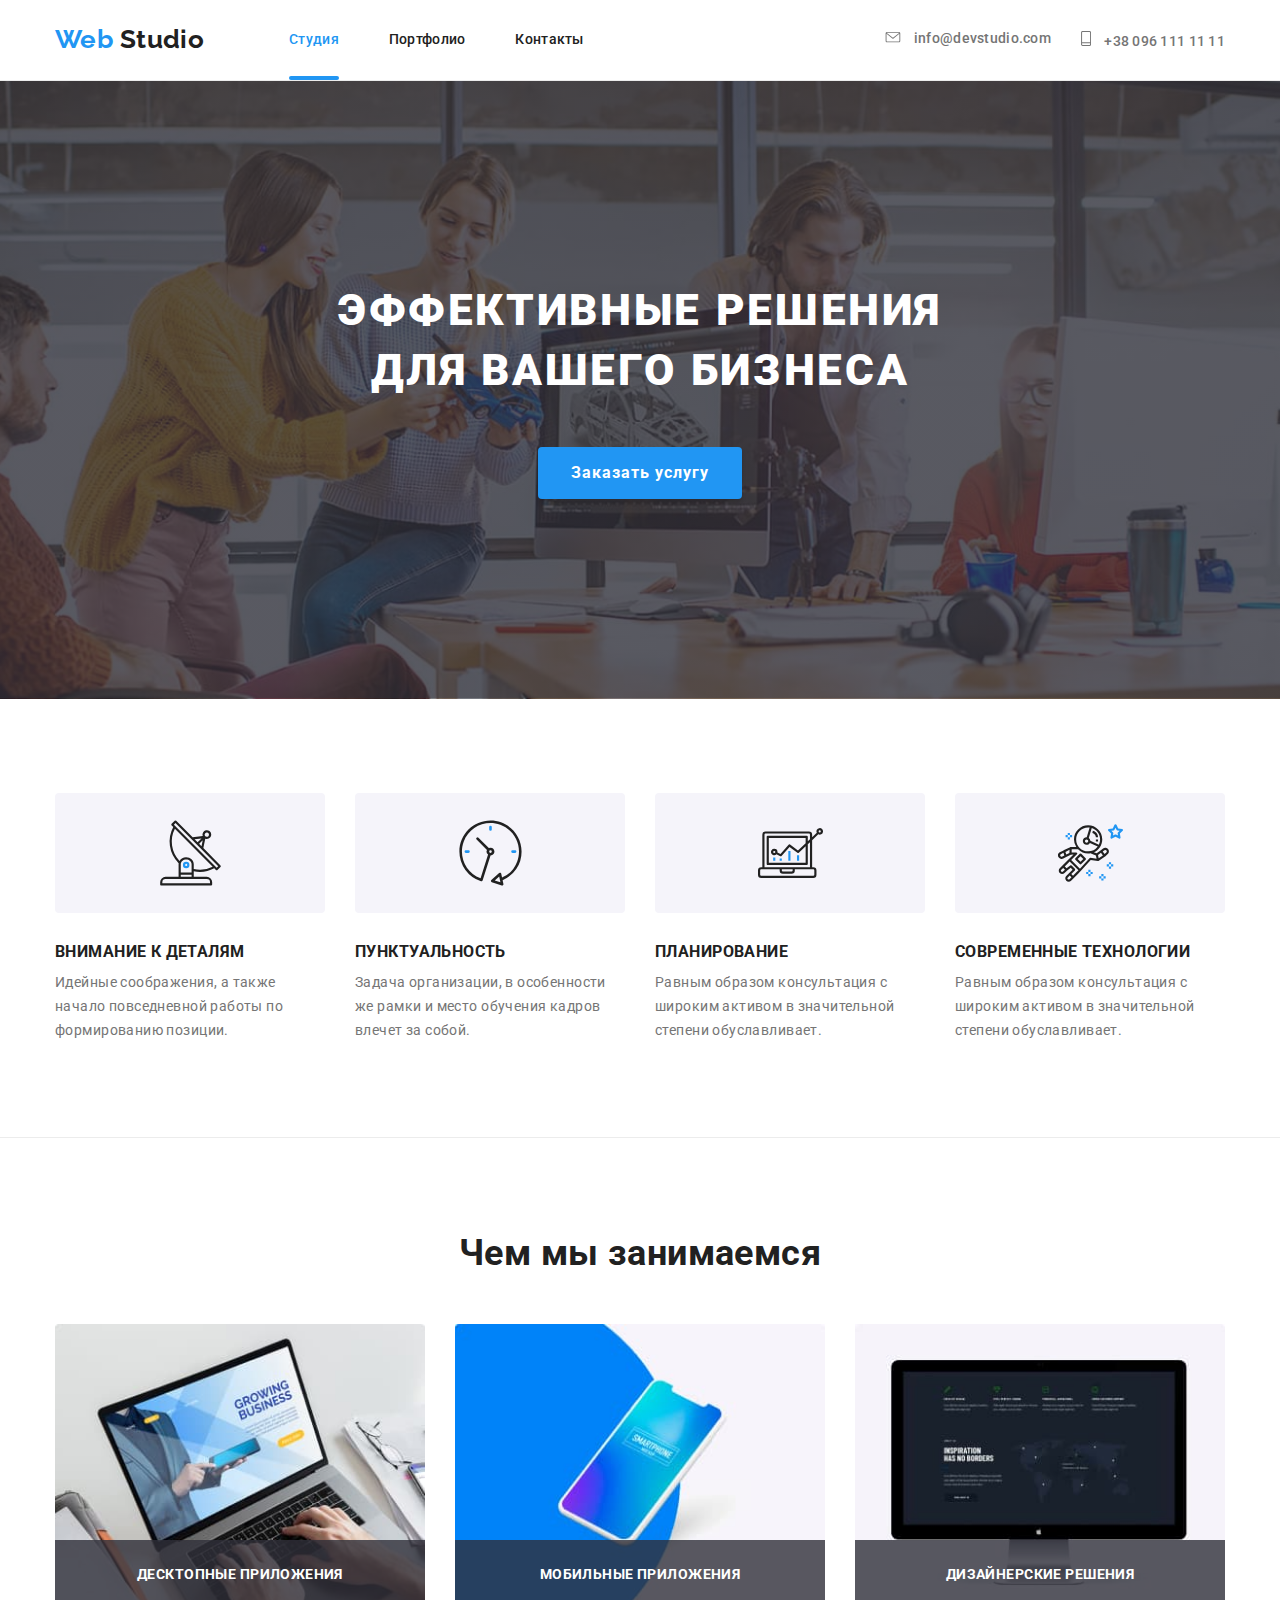
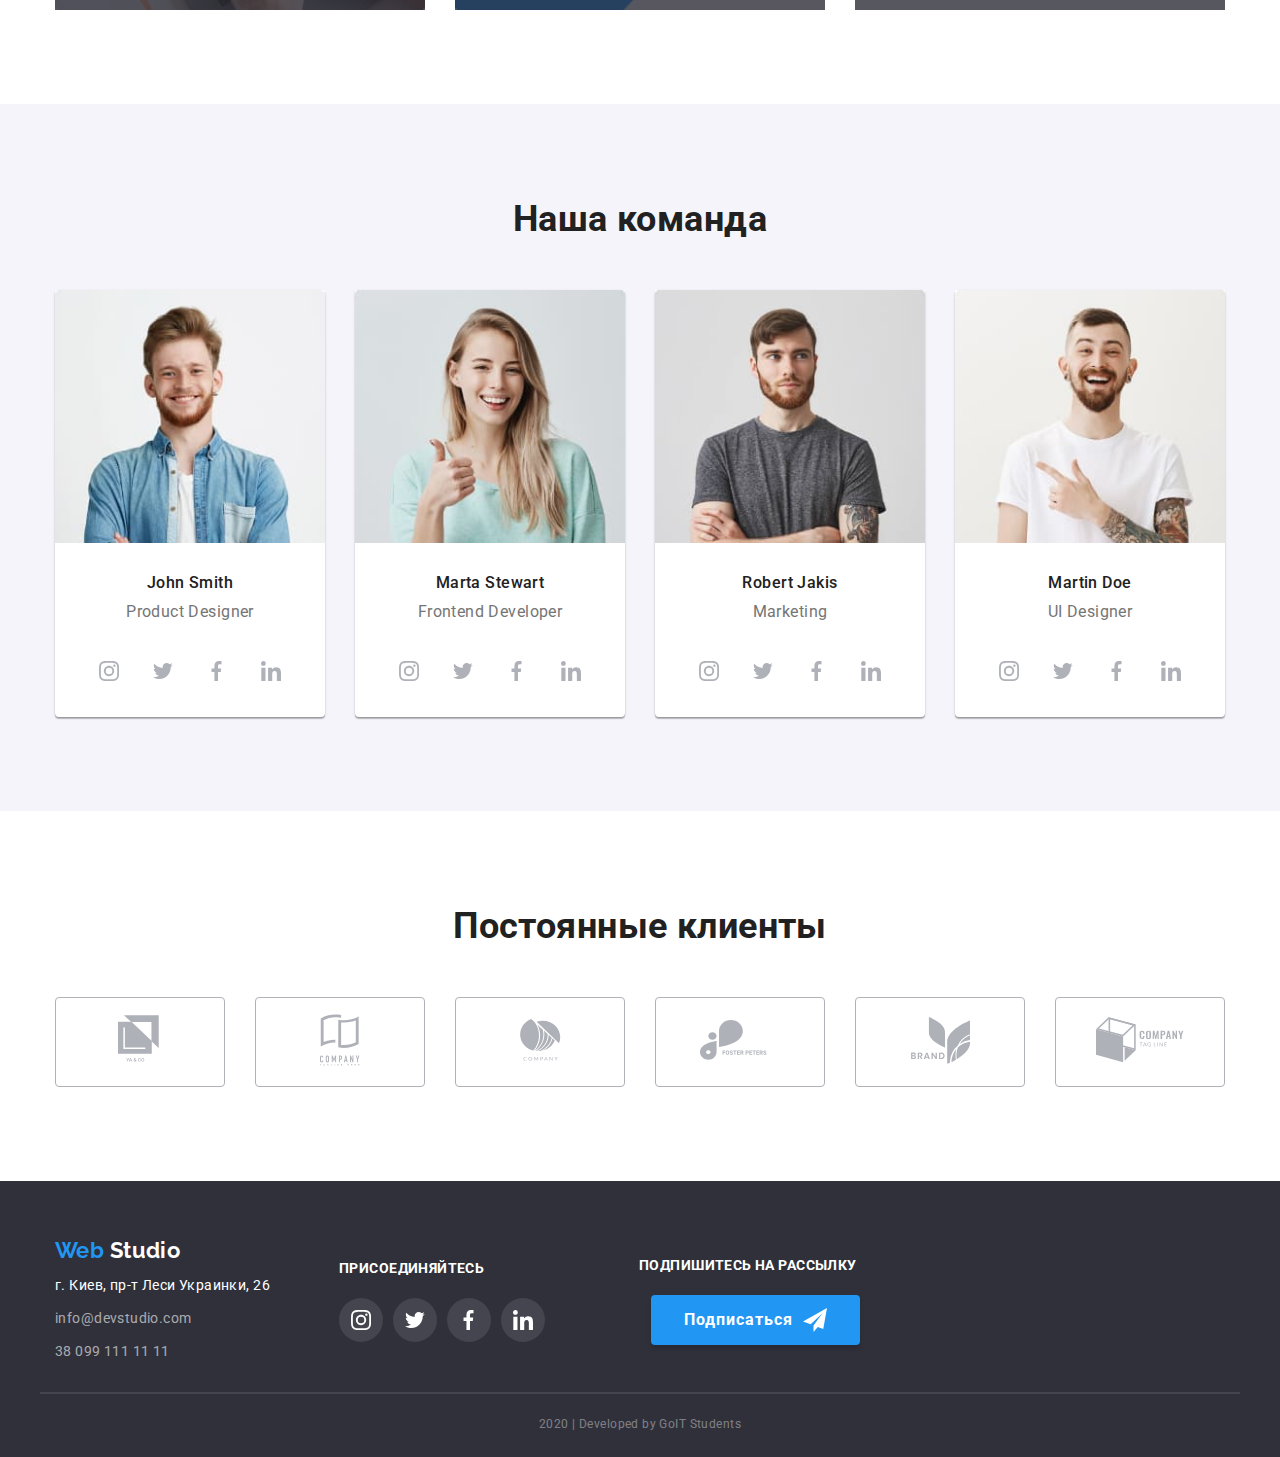
<file: index.html>
<!DOCTYPE html>
<html lang="en">
  <head>
    <meta charset="UTF-8" />
    <meta name="viewport" content="width=device-width, initial-scale=1.0" />
    <title>Document</title>
    <link
      href="https://fonts.googleapis.com/css2?family=Raleway:wght@700&family=Roboto:wght@500;700;900&display=swap"
      rel="stylesheet"
    />
    <link
      rel="stylesheet"
      href="https://cdnjs.cloudflare.com/ajax/libs/modern-normalize/0.6.0/modern-normalize.min.css"
    />
    <link rel="stylesheet" href="./css/styles.css" />
  </head>

  <body class="body">
    <!--Заголовок-->
    <header class="page-header">
      <div class="container header-flex">
        <!--Лого-->
       <nav class="main-nav">
       <a href="./index.html" class="logo">
       <span class="logo-accent">Web</span>
       Studio
          <!--Ссылки-->
          <ul class="site-nav list">
            <li class="item"><a href="index.html" class="link current">Студия</a></li>
            <li class="item">
              <a href="./portfolio.html" class="link">Портфолио</a>
            </li>
            <li class="item"><a href="" class="link">Контакты</a></li>
          </ul>
        </nav>

        <!--Контакты (форма)-->
        <ul class="auth-nav list">
          <li class="item"> 
            <a href="mailto:info@devstudio.com" class="link">
              <svg class="mailto" width="16px" height="11px">
               <use href="./images/sprite.svg#icon-mail"></use>
              </svg>
              info@devstudio.com</a>
          </li>
          <li class="item">
            <a href="tel:+380961111111" class="link">
              <svg class="mailto" width="10px" height="15px">
                <use href="./images/sprite.svg#icon-phone"></use>
              </svg>
              +38 096 111 11 11</a>
          </li>
        </ul>
      </div>
    </header>

    <main>
      <!--Главный блок-->
      <section class="hero overlay">
        <h1 class="hero-title">
          эффективные решения <br />
          для вашего бизнеса
        </h1>
        <a href="" class="button-primary1">Заказать услугу</a>
      </section>

      <!--Преимущества-->
      <section class="section-advantages">
        <div class="container-features">
          <ul class="future-list list">
            <li class="features">
              <div class="characteristics-div">
                <svg class="characteristics-icon">
                  <use href="./images/sprite.svg#icon-antenna"></use>
                </svg>
              </div>
              <h3 class="title">Внимание к деталям</h3>
              <p class="text">
                Идейные соображения, а также начало повседневной работы пo
                формированию позиции.
              </p>
            </li>

            <!--Пунктуальность-->
            <li class="features">
              <div class="characteristics-div">
                <svg class="characteristics-icon">
                  <use href="./images/sprite.svg#icon-clock"></use>
                </svg>
              </div>
              <h3 class="title">Пунктуальность</h3>
              <p class="text">
                Задача организации, в особенности же рамки и место обучения
                кадров влечет за собой.
              </p>
            </li>

            <!--Планирование-->
            <li class="features">
            <div class="characteristics-div">
              <svg class="characteristics-icon">
                <use href="./images/sprite.svg#icon-diagram"></use>
              </svg>
            </div>
              <h3 class="title">Планирование</h3>
              <p class="text">
                Равным образом консультация с широким активом в значительной
                степени обуславливает.
              </p>
            </li>

            <!--Технологии-->
            <li class="features">
              <div class="characteristics-div">
                <svg class="characteristics-icon">
                  <use href="./images/sprite.svg#icon-astronaut"></use>
                </svg>
              </div>
              <h3 class="title">Современные технологии</h3>
              <p class="text">
                Равным образом консультация с широким активом в значительной
                степени обуславливает.
              </p>
            </li>
          </ul>
        </div>
      </section>

      <!--Профиль компании-->
      <section class="section">
        <div class="container">
          <h2 class="section-title">Чем мы занимаемся</h2>

          <ul class="profile list">
            <li class="product-items">
              <img src="./images/occupation/img-leptop.jpg" alt="приложения"
                width="370" height="294">
              <h3 class="subtitle">Десктопные приложения</h3>
            </li>
            <li class="product-items">
              <img
                src="./images/occupation/img-telefon.jpg"
                alt="мобильные приложения"
                width="370"
                height="294">
              <h3 class="subtitle">Мобильные приложения</h3>
            </li>
            <li class="product-items">
              <img
                src="./images/occupation/img-monitor.jpg"
                alt="дизайнерские решения"
                width="370"
                height="294">
              <h3 class="subtitle">Дизайнерские решения</h3>
            </li>
          </ul>
        </div>
      </section>

      <!--Команда-->
      <section class="section-team">
        <div class="container">
          <h2 class="section-title">Наша команда</h2>

          <ul class="team list">
            <li class="item">
              <img class="team-img"
                src="./images/team/img-john.jpg"
                alt="Картинка фото Джона"
                width="270"
                height="260"
              />
              <h3 class="title">John Smith</h3>
              <p class="text">Product Designer</p>
              <ul class="items list">
                <li class="team-icon">
                  <a
                    href="https://www.instagram.com/"
                    class="link-socials"
                    aria-label="Ссылка на Instagram">
                    <svg class="items-social">
                      <use href="./images/sprite.svg#icon-instagram"></use>
                    </svg>
                    </a>
                </li>
                <li class="team-icon">
                  <a href="https://twitter.com/" 
                  class="link-socials" 
                  aria-label="Ссылка на Twitter">
                  <svg class="items-social">
                    <use href="./images/sprite.svg#icon-twitter"></use>
                  </svg>
                    </a>
                </li>
                <li class="team-icon">
                  <a href="https://www.facebook.com/" 
                  class="link-socials" 
                  aria-label="Cсылка на Facebook">
                  <svg class="items-social">
                    <use href="./images/sprite.svg#icon-facebbok"></use>
                  </svg>
                  </a>
                </li>
                <li class="team-icon">
                  <a href="https://www.linkedin.com/" 
                  class="link-socials" 
                  aria-label="Ссылка на LinkedIn">
                  <svg class="items-social">
                    <use href="./images/sprite.svg#icon-linkedin"></use>
                  </svg>
                  </a>
                </li>
              </ul>
            </li>
            <li class="item">
              <img class="team-img"
                src="./images/team/img-marta.jpg"
                alt="Картинка фото Марты"
                width="270"
                height="260"
              />
              <h3 class="title">Marta Stewart</h3>
              <p class="text">Frontend Developer</p>
                  <ul class="items list">
                    <li class="team-icon">
                      <a href="https://www.instagram.com/" 
                      class="link-socials" aria-label="Ссылка на Instagram">
                        <svg class="items-social">
                          <use href="./images/sprite.svg#icon-instagram"></use>
                        </svg>
                      </a>
                    </li>
                    <li class="team-icon">
                      <a href="https://twitter.com/" class="link-socials" aria-label="Ссылка на Twitter">
                        <svg class="items-social">
                          <use href="./images/sprite.svg#icon-twitter"></use>
                        </svg>
                      </a>
                    </li>
                    <li class="team-icon">
                      <a href="https://www.facebook.com/" class="link-socials" aria-label="Cсылка на Facebook">
                        <svg class="items-social">
                          <use href="./images/sprite.svg#icon-facebbok"></use>
                        </svg>
                      </a>
                    </li>
                    <li class="team-icon">
                      <a href="https://www.linkedin.com/" class="link-socials" aria-label="Ссылка на LinkedIn">
                        <svg class="items-social">
                          <use href="./images/sprite.svg#icon-linkedin"></use>
                        </svg>
                      </a>
                    </li>
                  </ul>
            </li>
            <li class="item">
              <img class="team-img"
                src="./images/team/img-robert.jpg"
                alt="Картинка фото Роберта"
                width="270"
                height="260"
              />
              <h3 class="title">Robert Jakis</h3>
              <p class="text">Marketing</p>
                  <ul class="items list">
                    <li class="team-icon">
                      <a href="https://www.instagram.com/" class="link-socials" aria-label="Ссылка на Instagram">
                        <svg class="items-social">
                          <use href="./images/sprite.svg#icon-instagram"></use>
                        </svg>
                      </a>
                    </li>
                    <li class="team-icon">
                      <a href="https://twitter.com/" class="link-socials" aria-label="Ссылка на Twitter">
                        <svg class="items-social">
                          <use href="./images/sprite.svg#icon-twitter"></use>
                        </svg>
                      </a>
                    </li>
                    <li class="team-icon">
                      <a href="https://www.facebook.com/" class="link-socials" aria-label="Cсылка на Facebook">
                        <svg class="items-social">
                          <use href="./images/sprite.svg#icon-facebbok"></use>
                        </svg>
                      </a>
                    </li>
                    <li class="team-icon">
                      <a href="https://www.linkedin.com/" class="link-socials" aria-label="Ссылка на LinkedIn">
                        <svg class="items-social">
                          <use href="./images/sprite.svg#icon-linkedin"></use>
                        </svg>
                      </a>
                    </li>
                  </ul>
            </li>
            <li class="item">
              <img class="team-img"
                src="./images/team/img-martin.jpg"
                alt="Картинка фото Мартина"
                width="270"
                height="260"
              />
              <h3 class="title">Martin Doe</h3>
              <p class="text">UI Designer</p>
                  <ul class="items list">
                    <li class="team-icon">
                      <a href="https://www.instagram.com/" class="link-socials" aria-label="Ссылка на Instagram">
                        <svg class="items-social">
                          <use href="./images/sprite.svg#icon-instagram"></use>
                        </svg>
                      </a>
                    </li>
                    <li class="team-icon">
                      <a href="https://twitter.com/" class="link-socials" aria-label="Ссылка на Twitter">
                        <svg class="items-social">
                          <use href="./images/sprite.svg#icon-twitter"></use>
                        </svg>
                      </a>
                    </li>
                    <li class="team-icon">
                      <a href="https://www.facebook.com/" class="link-socials" aria-label="Cсылка на Facebook">
                        <svg class="items-social">
                          <use href="./images/sprite.svg#icon-facebbok"></use>
                        </svg>
                      </a>
                    </li>
                    <li class="team-icon">
                      <a href="https://www.linkedin.com/" class="link-socials" aria-label="Ссылка на LinkedIn">
                        <svg class="items-social">
                          <use href="./images/sprite.svg#icon-linkedin"></use>
                        </svg>
                      </a>
                    </li>
                  </ul>
        </div>
      </section>

      <!--Клиенты-->
      <section class="section">
        <div class="container">
          <h2 class="section-title">Постоянные клиенты</h2>

          <ul class="customers list">
            <li class="icon">
              <!-- <div class="logo-icon"> -->
             <a href aria-label="Лого компании 1" class="clients-title">
               <svg class="company-logo" 
               width="45"
               height="50">
                 <use href="./images/sprite.svg#icon-company-1" width="45"
               height="50">
                 </use>
               </svg>
             </a>
            <!-- </div> -->
            </li>
            <li class="icon">
              <!-- <div class="logo-icon"> -->
              <a>
                <svg class="company-logo" width="40" height="52">
                  <use href="./images/sprite.svg#icon-company-2">
                  </use>
                </svg>
              </a>
              <!-- </div> -->
            </li>
            <li class="icon">
              <!-- <div class="logo-icon"> -->
              <a>
                <svg class="company-logo" width="41" height="42">
                  <use href="./images/sprite.svg#icon-company-3">
                  </use>
                </svg>
              </a>
              <!-- </div> -->
            </li>
            <li class="icon">
              <!-- <div class="logo-icon"> -->
            <a>
              <svg class="company-logo" width="80" height="42">
                <use href="./images/sprite.svg#icon-company-4">
                </use>
              </svg>
            </a>
            <!-- </div> -->
            </li>
            <li class="icon">
              <!-- <div class="logo-icon"> -->
              <a>
                <svg class="company-logo" width="59" height="47">
                  <use href="./images/sprite.svg#icon-company-5">
                  </use>
                </svg>
              </a>
              <!-- </div> -->
            </li>
            <li class="icon">
              <!-- <div class="logo-icon"> -->
              <a>
                <svg class="company-logo" width="88" height="46">
                  <use href="./images/sprite.svg#icon-company-6">
                  </use>
                </svg>
              </a>
              <!-- </div> -->
            </li>
          </ul>
        </div>
      </section>
    </main>

  <!--Футер-->
  <footer class="page-footer">
    <div class="container footer">
      <!--Логотип-->
      <div class="address">
        <a href="./index.html" class="logotip">
          <span class="logotip-accent">Web</span>
          <span class="logo-main">Studio</span>
        </a>
  
        <address class="footer-contacts">
          <p class="footer-addr">г. Киев, пр-т Леси Украинки, 26</p>
          <!--Контакты-->
          <p class="footer-mail">info@devstudio.com</p>
          <p class="footer-number">38 099 111 11 11</p>
        </address>
      </div>
  
      <!--Cоиальные сети-->
      <div class="join-in">
        <h2 class="label">присоединяйтесь</h2>
        <ul class="social-links list">
          <li class="footer-socials">
            <a href="https://www.instagram.com/" class="link" aria-label="Ссылка на Instagram">
            <svg class="footer-icon">
            <use href="./images/sprite.svg#icon-instagram"></use>
            </svg>
            </a>
          </li>
          <li class="footer-socials">
            <a href="https://twitter.com/" class="link" aria-label="Ссылка на Twiter">
            <svg class="footer-icon">
              <use href="./images/sprite.svg#icon-twitter"></use>
            </svg>
          </a>
          </li>
          <li class="footer-socials">
            <a href="https://www.facebook.com/" class="link" aria-label="Cсылка на Facebook">
            <svg class="footer-icon">
              <use href="./images/sprite.svg#icon-facebbok"></use>
            </svg>
          </a>
          </li>
          <li class="footer-socials">
            <a href="https://www.linkedin.com/" class="link" aria-label="Ссылка на LinkedIn">
            <svg class="footer-icon">
              <use href="./images/sprite.svg#icon-linkedin"></use>
            </svg>
          </a>
          </li>
        </ul>
      </div>
  
      <div class="subscribe-mail">
        <h2 class="label">подпишитесь на рассылку</h2>

      <div class="subscribe">
        <a class="button-primary">Подписаться
          <svg class="button-subscribe" width="24" height="24">
            <use href="./images/sprite.svg#icon-icon-send"></use>
          </svg>
        </a>
        </div>
      </div>
    </div>
    <p class="copyright container">2020 | Developed by GoIT Students</p>
  </footer>
  </body>
</html>
</file>
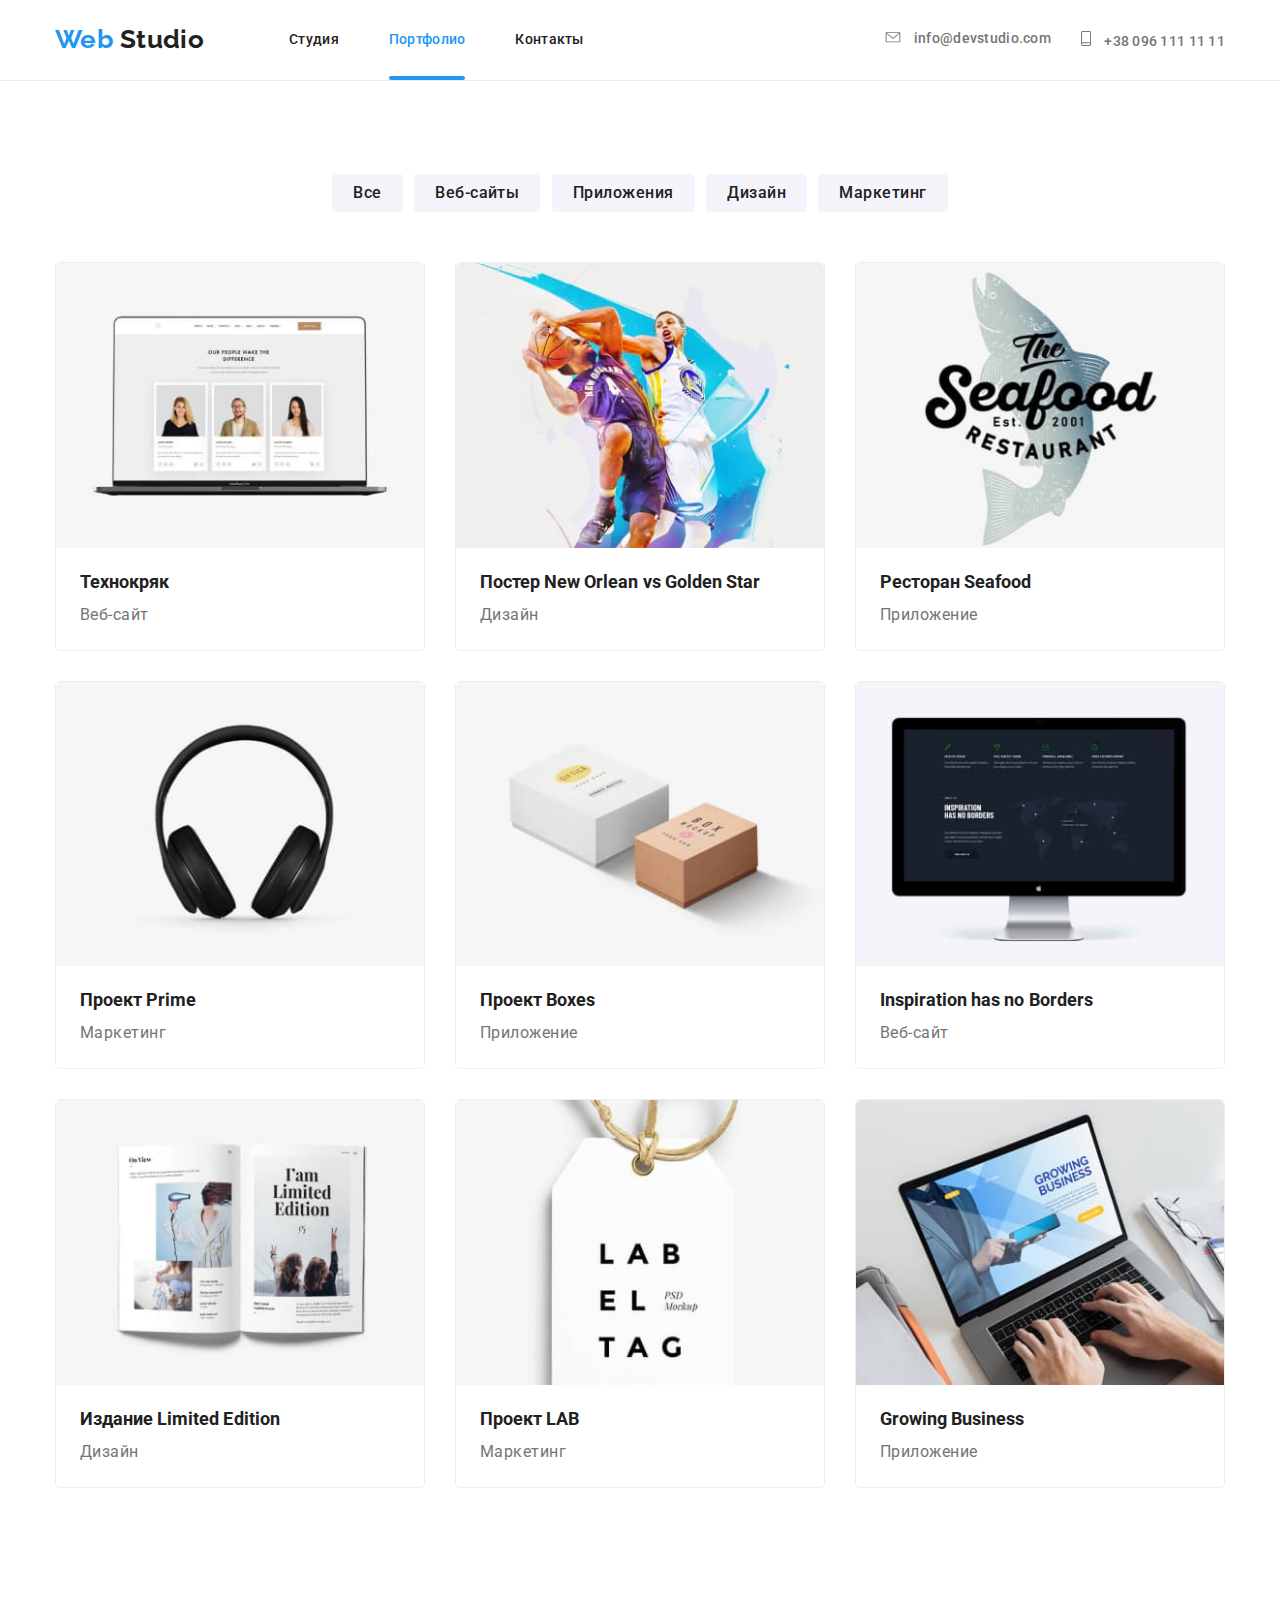
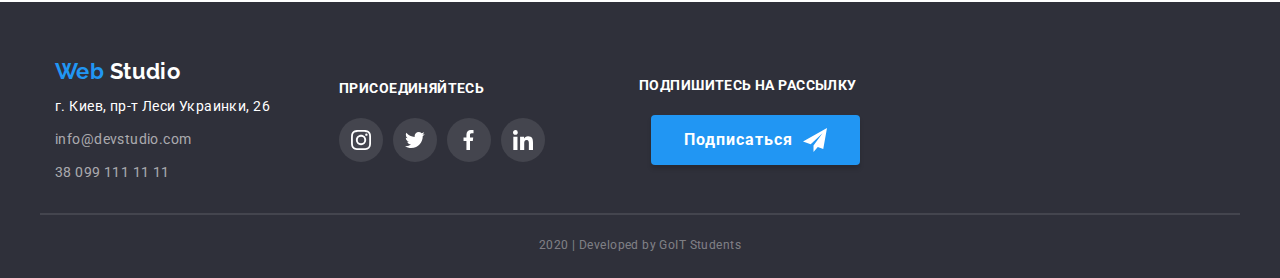
<file: portfolio.html>
<!DOCTYPE html>
<html lang="en">
  <head>
    <meta charset="UTF-8" />
    <meta name="viewport" content="width=device-width, initial-scale=1.0" />
    <title>Portfolio</title>
    <link
      href="https://fonts.googleapis.com/css2?family=Raleway:wght@700&family=Roboto:wght@500;700;900&display=swap"
      rel="stylesheet"
    />
    <link
      rel="stylesheet"
      href="https://cdnjs.cloudflare.com/ajax/libs/modern-normalize/0.6.0/modern-normalize.min.css"
    />
    <link rel="stylesheet" href="./css/styles.css" />
  </head>
  <body class="body">
    <!--Заголовок-->
    <header class="page-header">
      <div class="container header-flex">
        <div class="header-nav">
          <!--Лого-->
          <nav class="main-nav">
            <a href="./index.html" class="logo">
              <span class="logo-accent">Web</span>
              Studio
            </a>

            <!--Ссылки-->
            <ul class="site-nav list">
              <li class="item">
                <a href="index.html" class="link">Студия</a>
              </li>
              <li class="item">
                <a href="portfolio.html" class="link current">Портфолио</a>
              </li>
              <li class="item"><a href="" class="link">Контакты</a></li>
            </ul>
          </nav>
        </div>

        <!--Контакты (форма)-->
        <ul class="auth-nav list">
          <li class="item">
            <a href="mailto:info@devstudio.com" class="link">
              <svg class="mailto" width="16px" height="11px">
                <use href="./images/sprite.svg#icon-mail"></use>
              </svg>
              info@devstudio.com</a
            >
          </li>
          <li class="item">
            <a href="tel:+380961111111" class="link">
              <svg class="mailto" width="10px" height="15px">
                <use href="./images/sprite.svg#icon-phone"></use>
              </svg>
              +38 096 111 11 11</a
            >
          </li>
        </ul>
      </div>
    </header>

    <main>
      <!--Главный блок-->
      <section class="portfolio">
        <div class="container">
          <!--Скрываемый заголовок-->
          <div class="button-nav">
            <button type="button" class="nav">Все</button>
            <button type="button" class="nav">Веб-сайты</button>
            <button type="button" class="nav">Приложения</button>
            <button type="button" class="nav">Дизайн</button>
            <button type="button" class="nav">Маркетинг</button>
          </div>

          <div class="web-blocks">
            <ul class="web-list list">
              <!--Веб-сайт-->
              <li class="block">
                <a href="" class="servises">
                  <img
                    src="./images/portfolio/texno.jpg"
                    alt="Лица"
                    width="370"
                    height="294"
                  />
                  <p class="desc">
                    Технокряк это современная площадка распространения
                    коронавируса. Компании используют эту платформу для
                    цифрового шпионажа и атак на защищённые сервера конкурентов.
                  </p>
                  <div class="block-content">
                    <h2 class="title">Технокряк</h2>
                    <p class="text">Веб-сайт</p>
                  </div>
                </a>
              </li>

              <!--Постер-->
              <li class="block">
                <a href="" class="servises">
                  <img
                    src="./images/portfolio/veb.jpg"
                    alt="Дизайн"
                    width="370"
                    height="294"
                  />
                  <p class="desc">
                    Технокряк это современная площадка распространения
                    коронавируса. Компании используют эту платформу для
                    цифрового шпионажа и атак на защищённые сервера конкурентов.
                  </p>
                  <div class="block-content">
                    <h2 class="title">Постер New Orlean vs Golden Star</h2>
                    <p class="text">Дизайн</p>
                  </div>
                </a>
              </li>

              <!--Ресторан-->
              <li class="block">
                <a href="" class="servises">
                  <img
                    src="./images/portfolio/restaurant.jpg"
                    alt="Ресторан"
                    width="370"
                    height="294"
                  />
                  <p class="desc">
                    Технокряк это современная площадка распространения
                    коронавируса. Компании используют эту платформу для
                    цифрового шпионажа и атак на защищённые сервера конкурентов.
                  </p>
                  <div class="block-content">
                    <h2 class="title">Ресторан Seafood</h2>
                    <p class="text">Приложение</p>
                  </div>
                </a>
              </li>

              <!--Маркетинг-->
              <li class="block">
                <a href="" class="servises">
                  <img
                    src="./images/portfolio/headphones.jpg"
                    alt="Наушники"
                    width="370"
                    height="294"
                  />
                  <p class="desc">
                    Технокряк это современная площадка распространения
                    коронавируса. Компании используют эту платформу для
                    цифрового шпионажа и атак на защищённые сервера конкурентов.
                  </p>
                  <div class="block-content">
                    <h2 class="title">Проект Prime</h2>
                    <p class="text">Маркетинг</p>
                  </div>
                </a>
              </li>

              <!--Приложение-->
              <li class="block">
                <a href="" class="servises">
                  <img
                    src="./images/portfolio/box.jpg"
                    alt="Коробки"
                    width="370"
                    height="294"
                  />
                  <p class="desc">
                    Технокряк это современная площадка распространения
                    коронавируса. Компании используют эту платформу для
                    цифрового шпионажа и атак на защищённые сервера конкурентов.
                  </p>
                  <div class="block-content">
                    <h2 class="title">Проект Boxes</h2>
                    <p class="text">Приложение</p>
                  </div>
                </a>
              </li>

              <!--Монитор-->
              <li class="block">
                <a href="" class="servises">
                  <img
                    src="./images/portfolio/monitor.jpg"
                    alt="Монитор"
                    width="370"
                    height="294"
                  />
                  <p class="desc">
                    Технокряк это современная площадка распространения
                    коронавируса. Компании используют эту платформу для
                    цифрового шпионажа и атак на защищённые сервера конкурентов.
                  </p>
                  <div class="block-content">
                    <h2 class="title">Inspiration has no Borders</h2>
                    <p class="text">Веб-сайт</p>
                  </div>
                </a>
              </li>

              <!--Журнал-->
              <li class="block">
                <a href="" class="servises">
                  <img
                    src="./images/portfolio/magazine.jpg"
                    alt="Журнал"
                    width="370"
                    height="294"
                  />
                  <p class="desc">
                    Технокряк это современная площадка распространения
                    коронавируса. Компании используют эту платформу для
                    цифрового шпионажа и атак на защищённые сервера конкурентов.
                  </p>
                  <div class="block-content">
                    <h2 class="title">Издание Limited Edition</h2>
                    <p class="text">Дизайн</p>
                  </div>
                </a>
              </li>

              <!--Ярлык-->
              <li class="block">
                <a href="" class="servises">
                  <img
                    src="./images/portfolio/label.jpg"
                    alt="Ярлык"
                    width="370"
                    height="294"
                  />
                  <p class="desc">
                    Технокряк это современная площадка распространения
                    коронавируса. Компании используют эту платформу для
                    цифрового шпионажа и атак на защищённые сервера конкурентов.
                  </p>
                  <div class="block-content">
                    <h2 class="title">Проект LAB</h2>
                    <p class="text">Маркетинг</p>
                  </div>
                </a>
              </li>

              <!--Ноут-->
              <li class="block">
                <a href="" class="servises list">
                  <img
                    src="./images/portfolio/laptop.jpg"
                    alt="Ноутбук"
                    width="370"
                    height="294"
                  />
                  <p class="desc">
                    Технокряк это современная площадка распространения
                    коронавируса. Компании используют эту платформу для
                    цифрового шпионажа и атак на защищённые сервера конкурентов.
                  </p>
                  <div class="block-content">
                    <h2 class="title">Growing Business</h2>
                    <p class="text">Приложение</p>
                  </div>
                </a>
              </li>
            </ul>
          </div>
        </div>
      </section>
    </main>

    <!--Футер-->
    <footer class="page-footer">
      <div class="container footer">
        <!--Логотип-->
        <div class="address">
          <a href="./index.html" class="logotip">
            <span class="logotip-accent">Web</span>
            <span class="logo-main">Studio</span>
          </a>

          <address class="footer-contacts">
            <p class="footer-addr">г. Киев, пр-т Леси Украинки, 26</p>
            <!--Контакты-->
            <p class="footer-mail">info@devstudio.com</p>
            <p class="footer-number">38 099 111 11 11</p>
          </address>
        </div>

        <!--Cоиальные сети-->
        <div class="join-in">
          <h2 class="label">присоединяйтесь</h2>
          <ul class="social-links list">
            <li class="footer-socials">
              <a
                href="https://www.instagram.com/"
                class="link"
                aria-label="Ссылка на Instagram"
              >
                <svg class="footer-icon">
                  <use href="./images/sprite.svg#icon-instagram"></use>
                </svg>
              </a>
            </li>
            <li class="footer-socials">
              <a
                href="https://twitter.com/"
                class="link"
                aria-label="Ссылка на Twiter"
              >
                <svg class="footer-icon">
                  <use href="./images/sprite.svg#icon-twitter"></use>
                </svg>
              </a>
            </li>
            <li class="footer-socials">
              <a
                href="https://www.facebook.com/"
                class="link"
                aria-label="Cсылка на Facebook"
              >
                <svg class="footer-icon">
                  <use href="./images/sprite.svg#icon-facebbok"></use>
                </svg>
              </a>
            </li>
            <li class="footer-socials">
              <a
                href="https://www.linkedin.com/"
                class="link"
                aria-label="Ссылка на LinkedIn"
              >
                <svg class="footer-icon">
                  <use href="./images/sprite.svg#icon-linkedin"></use>
                </svg>
              </a>
            </li>
          </ul>
        </div>

        <div class="subscribe-mail">
          <h2 class="label">подпишитесь на рассылку</h2>

          <div class="subscribe">
            <a class="button-primary"
              >Подписаться
              <svg class="button-subscribe" width="24" height="24">
                <use href="./images/sprite.svg#icon-icon-send"></use>
              </svg>
            </a>
          </div>
        </div>
      </div>
      <p class="copyright container">2020 | Developed by GoIT Students</p>
    </footer>
  </body>
</html>
</file>
<file: css/styles.css>
/* цвет основного текста #21212 */
/* вторичный цвет текса #757575 */
/* белый #FFFFFF */
/* акцент #2196F3 */
/* вторичный цвет фона #F5F4FA*/

html {
  box-sizing: border-box;
}

*,
*::before,
*::after {
  box-sizing: inherit;
}

img {
  display: block;
  max-width: 100%;
  height: auto;
}

/* Общие стили */
:root {
  --primary-text-color: #212121;
  --title-text-color: #757575;
  --accent-color: #2196f3;
  --complementary-color: #ffffff;
  --background-complementary-color: #757575;
  --cubic-color: cubic-bezier(0.4, 0, 0.2, 1);
  --main-icon-color: #afb1b8;
}

.body {
  background-color: #ffffff;
  color: var(--primary-text-color);

  font-family: Roboto, sans-serif;
  font-weight: 400;
  font-size: 14px;
  line-height: 1.14;
  letter-spacing: 0.03em;
  }

  /* Утилиты */

  .list {
  padding: 0;
  margin: 0;

  list-style-type: none;
}

.container {
  margin-right: auto;
  margin-left: auto;
  width: 1200px;
  padding-right: 15px;
  padding-left: 15px;
 
  /* border: 2px solid tomato; */
}

/* Logo */
.main-nav .logo {
  padding-top: 24px;
  padding-bottom: 25px;
}

.logo {
  color: var(--primary-text-color);

  font-family: Raleway, cursive;
  font-weight: 700;
  font-size: 26px;
  line-height: 1.19;
  text-decoration: none;
}

.logo-accent {
  color: var(--accent-color);
}

/* Page header */
.page-header {
  /* padding-top: 24px;
  padding-bottom: 25px; */
  border-bottom: 1px solid #ECECEC;
}

.header-flex {
  display: flex;
  align-items: center;
  justify-content: space-between;
}

.main-nav {
  display: flex;
  align-items: center;
}

/* Site nav */
.site-nav {
  display: flex;
  margin-left: 85px;
}

/* .site-nav .item {
  background-color: tomato;
} */

.site-nav .item:not(:last-child) {
  margin-right: 50px;
}

.site-nav .link {
  display: block;
  margin-top: auto;
  margin-bottom: auto;

  padding-top: 32px;
  padding-bottom: 32px;

  color: var(--primary-text-color);

  font-family: inherit;
  font-weight: 500;
  letter-spacing: 0.02em;
  text-decoration: none;

  position: relative;
  transition: 250ms cubic-bezier(0.4, 0, 0.2, 1);
}

.site-nav .link:hover,
.site-nav .link:focus {
  color: var(--accent-color);
}

.link.current {
  color: var(--accent-color);
}

.site-nav .link.current::after {
  color: var(--accent-color);
  content: "";
  position: absolute;
  bottom: 0;
  left: 0;
  background-color: var(--accent-color);
  width: 100%;
  height: 4px;
  border-radius: 2px;
}

/* Auth nav */
.auth-nav {
  margin-top: 0;
  margin-bottom: 0;
  padding-left: 0;
  display: flex;
  margin-left: auto;
  fill: var(--title-text-color);
  transition: fill 250ms var(--cubic), color 250ms var(--cubic);
}

.auth-nav .item + .item {
  margin-left: 30px;
}

.auth-nav .item {
  fill: var(--title-text-color);
  transition-property: color, fill;
  transition-duration: 250ms;
  transition: color 250ms cubic-bezier(0.4, 0, 0.2, 1), 
  fill 250ms cubic-bezier(0.4, 0, 0.2, 1);
  /* background-color: turquoise; */
}

.auth-nav .link {
  display: block;
  /* margin-left: auto; */

  color: var(--title-text-color);

  font-family: inherit;

  font-weight: 500;
  letter-spacing: 0.02em;
  text-decoration: none;
  fill: var(--title-text-color);
  transition: fill 250ms var(--cubic-color), color 250ms var(--cubic-color);
}

.auth-nav .mailto {
  transition: fill 250ms var(--cubic-color);
}


.mailto {
  fill: currentColor;
  margin-right: 10px; 

}

.auth-nav .link:hover,
.auth-nav .link:focus {
  color: var(--accent-color);
}

.mailto:hover,
.mailto:focus {
  fill: var(--accent-color);
}

/* Footer */

.page-footer {
  background-color: #2f303a;
}

.footer {
  padding-top: 57px;
  padding-bottom: 28px;
  align-items: center;
  display: flex;
  border-bottom: 1px solid rgba(255, 255, 255, 0.1);
}

/* Logo */

.page-footer .logotip {
  margin-bottom: 10px;
  padding: 0;

  color: var(--complementary-color);
}

.logotip {
  display: inline-block;
  text-decoration: none;
  font-family: "Raleway", sans-serif;
  font-weight: 700;
  font-size: 22px;
  line-height: 1.18;
}

.logotip-accent {
  color: var(--accent-color);

  font-family: Raleway, sans-serif;
  font-weight: 700;
  font-size: 22px;
  line-height: 1.18;
  text-decoration: none;
}

.page-footer .futer-accent {
  color: var(--accent-color);
}


/* Address */

.address {
margin-right: 69px;
}

.footer-contacts {
  font-style: normal;
  display: block;
  font-weight: 400;
  font-size: 14px;
  line-height: 1.71;
  letter-spacing: 0.03em;
}

.footer-addr {
  margin-top: 0;
  margin-bottom: 9px;
  color: var(--complementary-color);
  font-style: normal;
}

.footer-mail {
  margin-top: 0;
  margin-bottom: 9px;
  color: rgba(255, 255, 255, 0.6);
}

.footer-number {
  margin-top: 0;
  margin-bottom: 0;
  color: rgba(255, 255, 255, 0.6);
}


.footer-socials {
  background-color: #44454e;
  width: 44px;
  border-radius: 80%;
  margin-right: 10px;
  transition: background-color 250ms cubic-bezier(0.4, 0, 0.2, 1);
}

.footer-socials .link {
  display: flex;
  height: 44px;
  align-items: center;
  justify-content: center;
}

.footer-socials:last-child {
    margin-right: 0;
}

.footer-icon {
  fill: var(--complementary-color);
  width: 20px;
  height: 20px;
  display: inline-block;
  align-items: center;
}

.footer-socials:hover,
.footer-socials:focus {
  background-color: var(--accent-color);
}


/* Social */
.join-in {
  margin-right: 94px;
}

.join-in > .label {
  display: block;
  margin-top: auto;
  margin-bottom: 21px;

  color: var(--complementary-color);

  font-weight: 700;
  font-size: 14px;
  line-height: 1.14;
  text-transform: uppercase;
}

.subscribe-mail {
  margin-right: 12px;
}

.subscribe-mail .label {
  display: block;
  margin-top: auto;
  margin-bottom: 21px;
  color: var(--complementary-color);

  font-weight: 700;
  font-size: 14px;
  line-height: 1.14;
  text-transform: uppercase;
}

.button-subscribe {
  margin-left: 10px;
}

.social-links {
  display: flex;
  padding-left: 0;
  margin-bottom: 0;
}

/* временный цвет фона */

/* .social-links .link:hover {
  background-color: var(--accent-color);
}

.social-links .link.current {
  background-color: var(--accent-color);
} */

/* Button */
 
.copyright {
  margin-top: 0;
  margin-bottom: 0;
  padding-top: 18px;
  padding-bottom: 21px;

  border-top: 1px solid rgba(255, 255, 255, 0.1);
  color: rgba(255, 255, 255, 0.4);

  font-size: 12px;
  line-height: 2;
  text-align: center;

}

/* Стили для index.html */

/* Hero */

.hero {
  padding-top: 200px;
  padding-bottom: 200px;
  text-align: center;

  background-color: #757575;

  /* border: 2px solid lime; */
}

.overlay {
  min-height: 600px;
  max-width: 1600px;
  margin-left: auto;
  margin-right: auto;
  background-image: linear-gradient( to right, rgba(47, 48, 58, 0.8), rgba(47, 48, 58, 0.8) ), 
  url(../images/decorative-elements/Header-img.jpg);
  background-repeat: no-repeat;
  background-position: center;
 background-size: cover;
}

.hero-title {
  margin-top: 0;
  margin-bottom:46px;
 
  color: var(--complementary-color);

  font-weight: 900;
  font-size: 44px;
  line-height: 1.36;
  letter-spacing: 0.06em;
  text-transform: uppercase;
}

/* Button */

.button-primary1 {
  padding: 10px 32px;
  display: inline-block;
  border: 1px solid transparent;
  min-width: 200px;
  min-height: 50px;
  color: var(--complementary-color);
  background-color: var(--accent-color);
  text-decoration: none;
  font-weight: 700;
  font-size: 16px;
  line-height: 1.87;
  display: inline-block;
  letter-spacing: 0.06em;
  border-radius: 4px;
  box-shadow: 0px 4px 4px rgba(0, 0, 0, 0.15);
  text-align: center;
  cursor: pointer;
}

.button-primary {
  margin-left: 12px;
  padding: 10px 32px;

  display: flex;
  align-items: center;
  border: 1px solid transparent;
  min-width: 200px;
  height: 50px;

  color: var(--complementary-color);
  background-color: var(--accent-color);
  text-decoration: none;

  font-weight: 700;
  font-size: 16px;
  line-height: 1.87;
  letter-spacing: 0.06em;
  border-radius: 4px;
  box-shadow: 0px 4px 4px rgba(0, 0, 0, 0.15);

  text-align: center;

  cursor: pointer;
  overflow: hidden;
}


/* Section */
.section,
.section-team {
  padding-top: 94px;
  padding-bottom: 94px;
}

.section-title {
  margin-top: 0;
  margin-bottom: 50px;
  color: var(--primary-text-color);

  font-weight: 700;
  font-size: 36px;
  line-height: 1.17;
  text-align: center;
}

/* Features */
.section-advantages {
  padding-top: 94px;
  padding-bottom: 94px;
  border-bottom: 1px solid #ECECEC;
}

.container-features {
  margin-left: auto;
  margin-right: auto;
  width: 1200px;
  padding-left: 15px;
  padding-right: 15px;
}


.future-list {
  display: flex;
  justify-content: center;
  align-items: center;
}

.characteristics-div {

  margin-bottom: 30px;
  width: 270px;
  height: 120px;
  background: #F5F4FA;
  border-radius: 4px;
  display: flex;
  align-items: center;
  justify-content: center;
}

.characteristics-icon {
  width: 65px;
  height: 70px;
}

.features {
  width: calc((100% - 90px) / 4);
  min-width: 270px;
  display: block;
  box-sizing: border-box;
  margin: 0;
  margin-right: 0;
  text-align: center;
  justify-content: center;
}

.icons {
  width: 270px;
  height: 120px;
  background-color: #F5F4FA;
  margin-bottom: 30px;
  display: flex;
  align-items: center;
  justify-content: center;
}

.future-list .title {
  margin-top: 0;
  margin-bottom: 10px;
  text-align: left;

  color: var(--primary-text-color)
  
  font-weight: 700;
  text-transform: uppercase;
}

.future-list .link {
  color: var(--primary-text-color);
  background-color: var(--background-complementary-color);
}

.future-list .link:hover,
.future-list .link:focus {
  color: var(--complementary-color);
  background-color: var(--accent-color.);
}

.future-list .link.current {
  color: var(--complementary-color);
  background-color: var(--accent-color);
}

.future-list .text {
  margin: 0;

  display: inline-block;
  text-align: left;

  color: var(--title-text-color);
  
  font-size: 14px;
  line-height: 1.71;
}

.future-list .features + .features {
    margin-left: 30px;
}

/* Profile */
/* временный цвет */
.profile {
  display: flex;
  padding-left: 0px;
}

.profile .product-items + .product-items {
    margin-left: 30px;
}

.profile .product-items {
  position: relative;
  display: block;
}

.img {
    display: block;
    max-width: 100%;
    height: auto;
  }

.profile .subtitle {
  position: absolute;
  left: 0;
  bottom: 0;
  margin-top: 0;
  margin-bottom: 0; 
  width: 100%;
  margin: 0;
  padding-top: 27px;
  padding-bottom: 27px;

  color: var(--complementary-color);
  background: rgba(47, 48, 58, 0.8); 

  font-size: 14px;
  line-height: 1.14;
  font-weight: 700;
  text-align: center;
  text-transform: uppercase;
}

/* Team */

.section-team {
  background-color: #F5F4FA;
}

.team {
  display: flex;
  margin-top: 0;
  margin-bottom: 0;
  padding: 0;
  list-style-type: none;
}

.team .item {
  margin-top: 0;
  margin-bottom: 0;
  padding-top: 0;
  padding-bottom: 24px;
  text-align: center;
  box-shadow: 0px 2px 1px rgba(0, 0, 0, 0.2), 
  0px 1px 1px rgba(0, 0, 0, 0.14), 0px 1px 3px 
  rgba(0, 0, 0, 0.12);
  border-radius: 4px;

  background-color: #ffffff;
}

.team .item + .item {
  margin-left: 30px;
}

.team .team-img {
  margin-bottom: 30px;
}


.team .title{
  margin-top: 0;
  margin-bottom: 10px;
  color: var(--primary-text-color);

  font-weight: 500;
  font-size: 16px;
  line-height: 1.19;
  text-align: center;
}

.team .text {
  margin-top: 0px;
  margin-bottom: 28px;

  color: var(--title-text-color);

  font-size: 16px;
  line-height: 1.19;
  text-align: center;
}

.team .items {
  display: flex;
  padding-left: 0;
  justify-content: center;
}

.team-icon {
  margin-right: 10px;
  cursor: pointer;
}

.team-icon:last-child {
  margin-right: 0;
}

.link-socials {
  margin-right: 0;
  display: flex;
  width: 44px;
  height: 44px;
  align-items: center;
  justify-content: center;
  border-radius: 50%;
  fill: var(--main-icon-color);
  transition: fill 250ms cubic-bezier(0.4, 0, 0.2, 1), 
  background-color 250ms cubic-bezier(0.4, 0, 0.2, 1);
}

.link-socials:hover,
.link-socials:focus {
  background-color: var(--accent-color);
  fill: var(--complementary-color);
}

.items-social:hover,
.items-social:focus {
  color: var(--complementary-color);
}

.items-social{
  width: 20px;
  height: 20px;
  display: inline-block;
  align-items: center;
} 

.customers {
  margin-top: 0px;
  margin-bottom: 0px;
  padding: 0px;
  list-style-type: none;
  display: flex;
  justify-content: space-evenly;
}

.icon {
  display: flex;
  align-items: center;
  justify-content: center;
  width: 170px;
  height: 90px;
  border-radius: 4px;
  cursor: pointer;
  fill: var(--main-icon-color);
  border: 1px solid var(--main-icon-color);
  transition: border 250ms cubic-bezier(0.4, 0, 0.2, 1);
  transition: fill 250ms cubic-bezier(0.4, 0, 0.2, 1);
}

/* .company-logo {
  fill: #AFB1B8;
} */

.customers .icon {
  margin-left: 30px;
}

.customers .icon:first-child{
  margin-left: 0;
}

.icon:hover,
.icon:focus {
  border: 1px solid var(--accent-color);
  fill: var(--accent-color);
}

/* .company-logo:hover,
.company-logo:focus {
  fill: var(--accent-color);
}  */

/* Стили для portfolio.html */

/* Section */
.portfolio {
padding-top: 93px;
padding-bottom: 114px;
}

.portfolio {
  color: var(--primary-text-color);
}

.portfolio .nav {
  
  font-weight: 500;
  font-size: 16px;
  line-height: 1.63;
  text-align: center;
}

.portfolio .nav:hover,
.portfolio .nav:focus {
  color: var(--complementary-color);
  background-color: var(--accent-color);
}

.button-nav {
  margin-bottom: 50px;
 }

.button-nav > .nav:not(:last-child) {
  margin-left: 0;
  margin-right: 8px;
  cursor: pointer;
 }

 .nav {
  font-weight: 500;
  font-size: 16px;
  line-height: 1.62;
  text-align: center;
  letter-spacing: 0.03em;
  color: #212121;
  padding: 6px 21px;
  border-radius: 4px;
  border-style: none;
  background-color: #f5f4fa;
  transition: color 250ms cubic-bezier(0.4, 0, 0.2, 1), 
  background-color 250ms cubic-bezier(0.4, 0, 0.2, 1), 
  box-shadow 250ms cubic-bezier(0.4, 0, 0.2, 1);
 }
 
.container .button-nav {
  text-align: center;
 }

/* Web site */

.block-content .title {
  margin: 0;
  color: var(--primary-text-color);
  
  font-weight: 700;
  font-size: 18px;
  line-height: 2;
  letter-spacing: 0.06em;
}

.web-list {
  cursor: pointer;
  margin: 0px;
  padding: 0px;
  display: flex;
  flex-wrap: wrap;
  
  list-style-type: none;
}

.web-list .servises {
  /* background: url(portfolio-1.jpg);
  border-radius: 5px 5px 0px 0px; */

  text-decoration: none;
}

.block {
  position: relative;
  overflow: hidden;
  width: calc((100% - 60px) / 3);
  margin-right: 30px;
  margin-bottom: 30px;
  border: 1px solid #EEEEEE;
  border-radius: 5px;
  border-bottom: 1px solid #eeeeee;
  border-right: 1px solid #eeeeee;
  border-left: 1px solid #eeeeee;+
}

 .block:hover {
  box-sizing: border-box;
  box-shadow: 1px 4px 6px rgba(0, 0, 0, 0.16), 
  0px 4px 4px rgba(0, 0, 0, 0.06), 
  0px 1px 1px rgba(0, 0, 0, 0.12);
 }

 .desc {
  display:  flex;
  position: absolute;
  top: 0;
  left: 0;
  width: 100%;
  height: 100%;
  margin: 0;
  padding: 63px 24px;
  pointer-events: none;
  font-size: 18px;
  line-height: 1.56;
  color: var(--complementary-color);
  background-color: rgba(33, 150, 243, 0.9);
  transform: translateY(100%);
  transition: 250ms cubic-bezier(0.4, 0, 0.2, 1);
 } 

.block:hover .desc,
.block:focus .desc {
  transform: translateY(0);
}

.web-list .title {
  display: flex;
  margin: 0;
  text-align: center;
  justify-content: start;
  color: var(--primary-text-color);
  font-weight: 700;
  font-size: 18px;
  line-height: 2;
  letter-spacing: 0.06em;
}

.block-content {
  position: relative;
  overflow: hidden;
  background-color: #ffffff;;
}

.block:nth-child(3n) {
  margin-right: 0;
}

 /* .web-list .desc {
  padding: 0;
  margin: 0;
  
  display: none;
  /* font-size: 18px;
  line-height: 1.55; */
  /* letter-spacing: 0.03em; */
/* }  */ 

.web-list .block:nth-last-child(-n+3) {
    margin-bottom: 0;
}

.block-content{
  padding-top: 20px;
  padding-right: 24px;
  padding-left: 24px;
  padding-bottom: 20px;
  /* border-left: 1px solid #eeeeee; 
  border-right: 1px solid #eeeeee;
  border-bottom: 1px solid #eeeeee;  */
}

.block-content .title {
  margin-bottom: 4px;
  font-family: Roboto;
  font-style: normal;
  font-weight: bold;
  font-size: 18px;
  line-height: 1.55;
  letter-spacing: 0.03px;
  color: #212121;
}

.block .text {
  display: flex;
  margin: 0;
  text-align: center;
  justify-content: start;
  color: var(--title-text-color);
  font-weight: 400;
  font-size: 16px;
  line-height: 1.88;
  letter-spacing: 0.03em;
}
</file>
